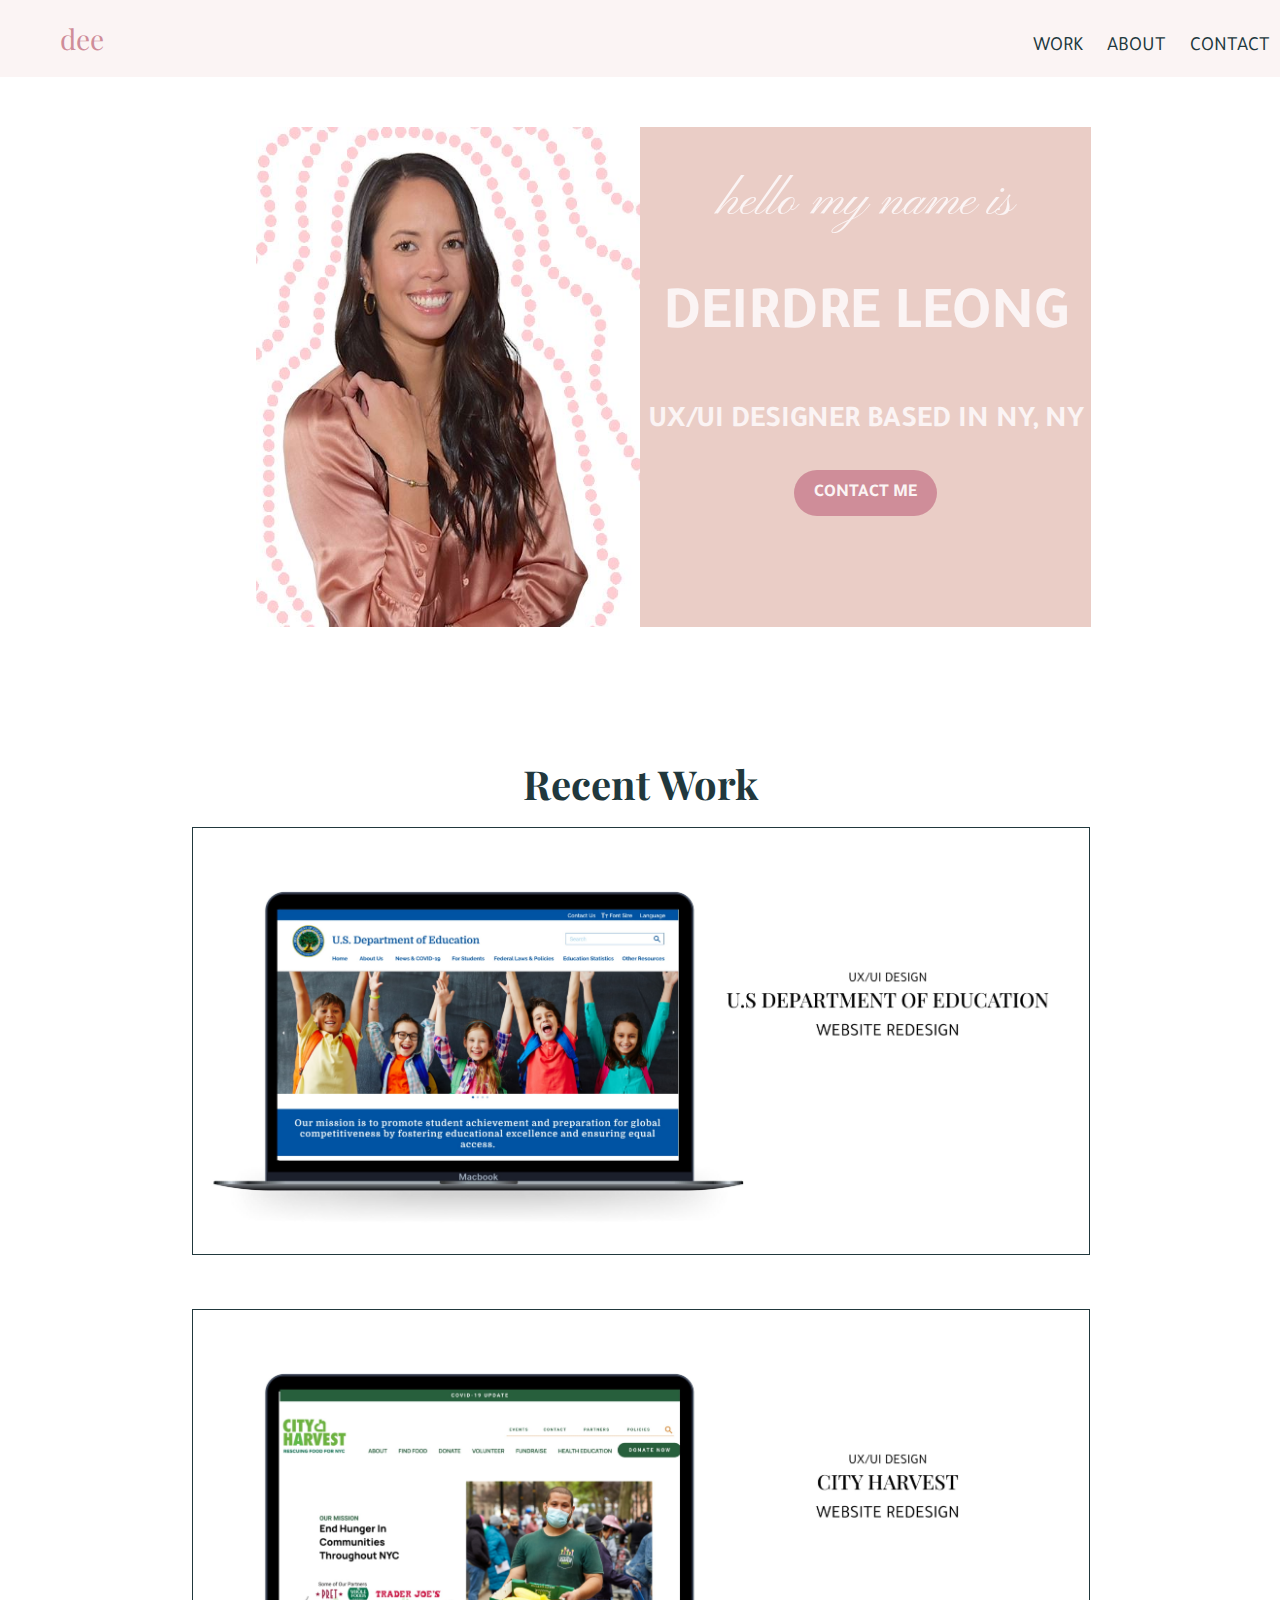
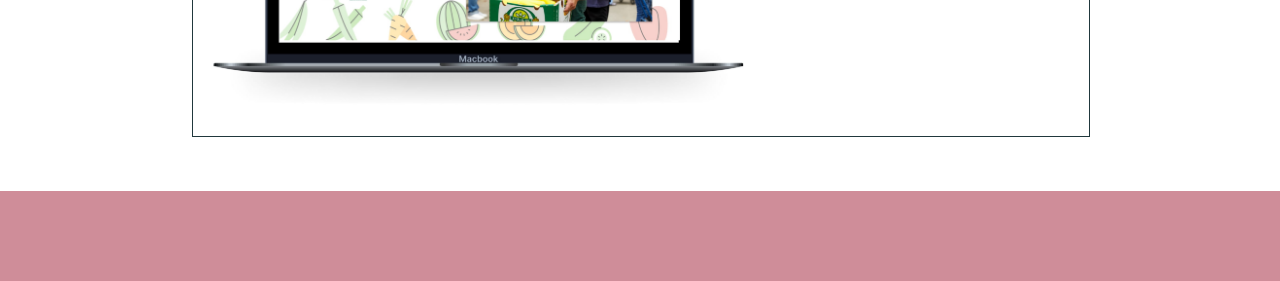
<file: index.html>
<!DOCTYPE html>

<html lang="en">

<link rel="stylesheet" href="https://fonts.googleapis.com/icon?family=Material+Icons">
  <!--font Tajawal-->
  <link rel="preconnect" href="https://fonts.googleapis.com">
<link rel="preconnect" href="https://fonts.gstatic.com" crossorigin>
<link href="https://fonts.googleapis.com/css2?family=Tajawal&display=swap" rel="stylesheet">

  <!--font Pinyon Script-->
  <link rel="preconnect" href="https://fonts.googleapis.com">
<link rel="preconnect" href="https://fonts.gstatic.com" crossorigin>
<link href="https://fonts.googleapis.com/css2?family=Pinyon+Script&display=swap" rel="stylesheet">

  <!--font Playfair Display-->
  <link rel="preconnect" href="https://fonts.googleapis.com">
<link rel="preconnect" href="https://fonts.gstatic.com" crossorigin>
<link href="https://fonts.googleapis.com/css2?family=Playfair+Display&display=swap" rel="stylesheet">

    <head>
        <title>Deirdre Leong</title>
        <link rel="stylesheet" href="style.css">
    </head>

    <body>

  <!--Navigation Bar-->
      <header class="topnav">
          <a  href="index.html" class="logo">Dee</a>
         <nav>
          <a href="mywork.html">Work</a>
          <a href="#">About</a>
          <a href="contact.html">Contact</a>
        </nav>
      </header>
     
    <section>
     <div class="containergrid">
       <div class="image"><img src="images\profile.jpg"> </div>
       <div class ="card">
          <h1>hello my name is</h1>
          <h2>DEIRDRE LEONG</h2>
          <h3>UX/UI Designer based in NY, NY</h3>
          <button> CONTACT ME</button>
       </div>
      </div>
    </section>

    <h4>Recent Work</h4>
    
    <div class="gallery"> 
           <a href="https://dleong19.github.io/UX_UI_HW_20/"><img src="images\DOE-1.jpg"></a>
           <a href="#"><img src="images\CITY HARVEST-1.jpg"></a>
     </div>

     <footer></footer>

    </body>

    <script src="js/index.js"></script>

  </html>
</file>
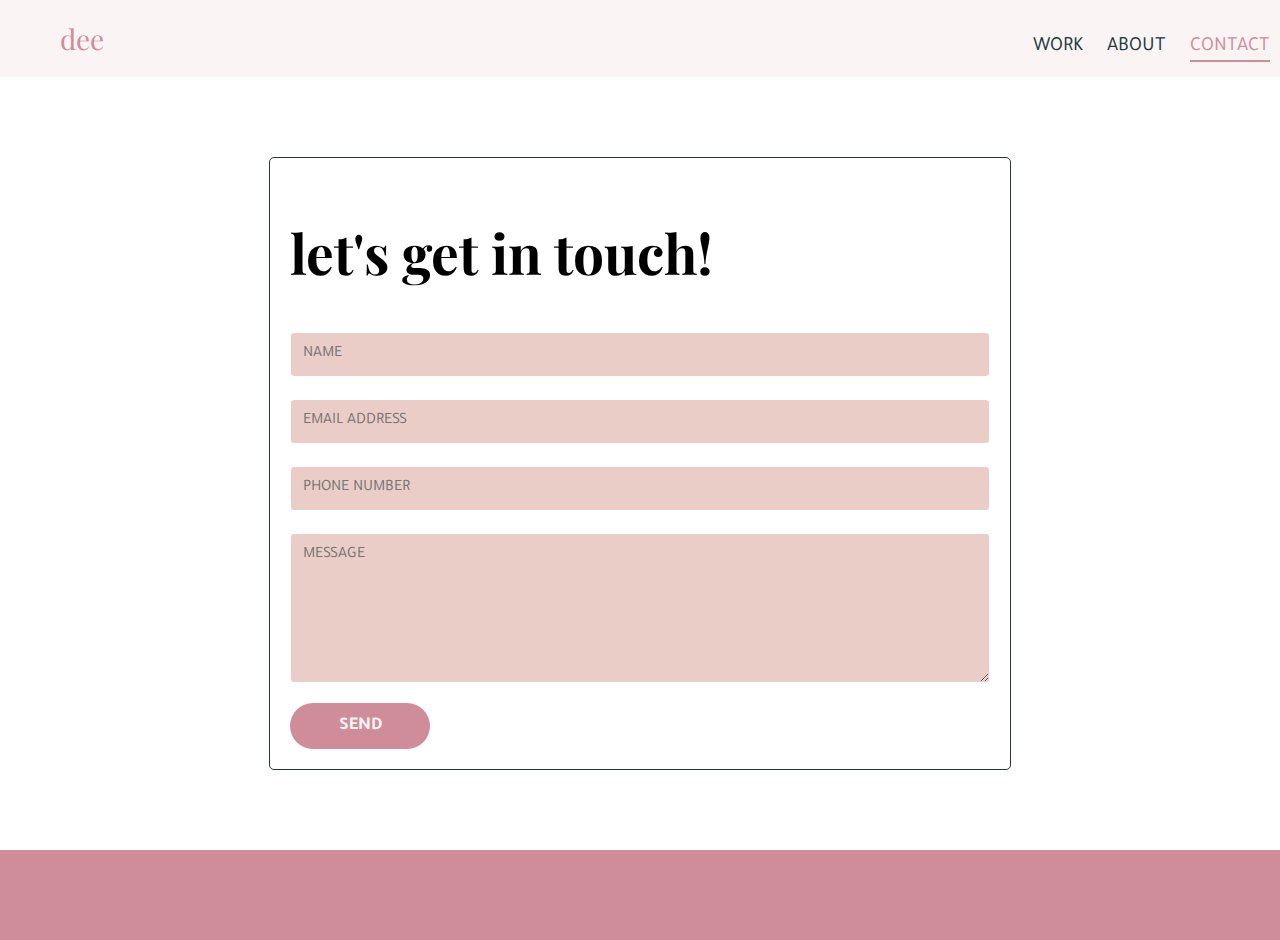
<file: contact.html>
<!DOCTYPE html>

<html lang="en">

<link rel="stylesheet" href="contact.css">

<link rel="stylesheet" href="https://fonts.googleapis.com/icon?family=Material+Icons">
  <!--font Tajawal-->
  <link rel="preconnect" href="https://fonts.googleapis.com">
<link rel="preconnect" href="https://fonts.gstatic.com" crossorigin>
<link href="https://fonts.googleapis.com/css2?family=Tajawal&display=swap" rel="stylesheet">

  <!--font Pinyon Script-->
  <link rel="preconnect" href="https://fonts.googleapis.com">
<link rel="preconnect" href="https://fonts.gstatic.com" crossorigin>
<link href="https://fonts.googleapis.com/css2?family=Pinyon+Script&display=swap" rel="stylesheet">

  <!--font Playfair Display-->
  <link rel="preconnect" href="https://fonts.googleapis.com">
<link rel="preconnect" href="https://fonts.gstatic.com" crossorigin>
<link href="https://fonts.googleapis.com/css2?family=Playfair+Display&display=swap" rel="stylesheet">


    <head>
        <title>Deirdre Leong</title>
        <link rel="stylesheet" href="contact.css">
    </head>

    <body>
      <header class="topnav">
        <a  href="index.html" class="logo">Dee</a>
       <nav>
        <a href="mywork.html">Work</a>
        <a href="#">About</a>
        <a href="contact.html" class="active">Contact</a>
      </nav>
    </header>

    <div class="container">
      <h1>let's get in touch!</h1>
      <form action="action_page.php">
        <input type="text" id="fname" name="firstname" placeholder="Name">
        <input type="text" id="lname" name="lastname" placeholder="Email Address">
        <input type="text" id="lname" name="lastname" placeholder="Phone Number">
        <textarea id="subject" name="subject" placeholder="Message" style="height:150px"></textarea>
        <input type="send" value="Send">
      </form>
    </div>

    <footer>
      <section class="footerSection"> </section>
    </footer>
    
    </body>
</file>
<file: style.css>
/*font-family: 'Tajawal', sans-serif;*/
/*font-family: 'Pinyon Script', cursive;*/
/*font-family: 'Playfair Display', serif;*/

body {
    margin: 0px;
    overflow-x: hidden;
}

.topnav {
   display: flex;
   align-items: baseline;
    justify-content: space-between;
    background-color: #FBF4F4;
}

.logo {
    float: left;
    text-align: center;
    text-transform: lowercase;
    font-family: 'Playfair Display', serif;  
    text-decoration: none;
    font-size: 28px;
    color: #CF8D99;
    padding: 20px 60px;
}

nav a {
    font-family: 'Tajawal', sans-serif;
    text-transform: uppercase;
    text-decoration: none;
    font-size: 20px;
    color: #21383D;
    margin: 10px;
}

nav a:hover {
    position: relative;
}

nav a:hover::after{
    position: absolute;
    content: "";
    bottom: -5px;
    left: 0;
    right: 0;
    margin: 0 auto;
    width: 100%;
    height: 2px;
    background: #CF8D99;
}

.containergrid {
    padding: 50px 20%;
    width: 100%;
    display: grid;
    grid-template-columns: 30% 60%;
    grid-template-rows: 500px;
}

.image img{
    max-width: 100%;
    height: 100%;
    flex-basis: 30%;
}

.card {
    text-align: center;
    background-color: #EACDC6;
    color: #FBF4F4;
    max-width: fit-content;
    padding: 10px 1%;
    margin: 0px;
}

h1 {
    font-family: 'Pinyon Script', cursive;
    font-weight: lighter;
    font-size: 50px;
    align-items: center;
}

h2 {
    font-size: 60px;
    font-weight: bold;
    font-family: 'Tajawal', sans-serif;
    padding: -10px;
}

h3{
    font-family: 'Tajawal', sans-serif;
    font-size: 30px;
    text-transform: uppercase;
}

h4{
    font-size: 40px;
    font-family: 'Playfair Display', serif;
    width: 100%;
    height: 10px;
    margin-top: 80px;
    margin-bottom: 60px;
    text-align: center;
    color: #21383D;
}

button{
    font-family: 'Tajawal', sans-serif;
    background-color: #CF8D99;
    text-align: center;
    text-transform: uppercase;
    color: #FBF4F4;
    font-weight: bold;
    font-size: 18px;
    padding: 12px 20px;
    border: none;
    border-radius: 60px;
    cursor:pointer
}

button:hover {
    background-color: #f8b1b4;
  }

.gallery {
    width: 100%;
    display: grid;
    justify-content: center;
    gap: 50px;
    grid-template-columns: 70%;
    grid-template-rows: auto;
}

.gallery img{
    width: 100%;
    height: auto;
    border: 1px solid #21383D;
}

.gallery img:hover {
  opacity: 0.3;
  filter: alpha(opacity=30);
}

footer {
    background:#CF8D99;
    height: 90px;
    width: 100%;
    display: flex;
    position: absolute;
    margin-top: 50px;
}
</file>
<file: contact.css>
/*font-family: 'Tajawal', sans-serif;*/
/*font-family: 'Pinyon Script', cursive;*/

/*font-family: 'Playfair Display', serif;*/

body {
  margin: 0px;
  overflow-x: hidden;
}

.topnav {
 display: flex;
 align-items: baseline;
  justify-content: space-between;
  background-color: #FBF4F4;
}

.logo {
  float: left;
  text-align: center;
  text-transform: lowercase;
  font-family: 'Playfair Display', serif;  
  text-decoration: none;
  font-size: 28px;
  color: #CF8D99;
  padding: 20px 60px;
}

nav a {
  font-family: 'Tajawal', sans-serif;
  text-transform: uppercase;
  text-decoration: none;
  font-size: 20px;
  color: #21383D;
  margin: 10px;
}

a.active{
  color: #CF8D99;
}

a.active, nav a:hover {
  position: relative;
}

a.active:after, nav a:hover::after{
  position: absolute;
  content: "";
  bottom: -5px;
  left: 0;
  right: 0;
  margin: 0 auto;
  width: 100%;
  height: 2px;
  background: #CF8D99;
}


input[type=text], select, textarea {
  color: #EACDC6;
  background-color: #EACDC6;
  font-family: 'Tajawal', sans-serif;
  text-transform: uppercase;
  font-size: 16px;
  width: 100%; 
  padding: 12px; 
  border: 1px solid #ffffff; 
  border-radius: 4px; 
  box-sizing: border-box; 
  margin-top: 6px; 
  margin-bottom: 16px; 
  resize: vertical;
}

input[type=send] {
  font-family: 'Tajawal', sans-serif;
  background-color: #CF8D99;
  text-align: center;
  text-transform: uppercase;
  color: #FBF4F4;
  font-weight: bold;
  font-size: 18px;
  padding: 12px 20px;
  border: none;
  border-radius: 60px;
  cursor:pointer
}

input[type=send]:hover {
  background-color: #f8b1b4;
}

input[type=send] {
  width: 100px;
}

.container {
  margin: auto;
  color: white;
  margin-top: 80px;
  margin-bottom: 80px;
  width: 700px;
  border-style: solid;
  border-width: 1px;
  border-color: #21383D;
  border-radius: 5px;
  background-color: #ffffff;
  padding: 20px;
}

h1{
  color: black;
  font-size: 55px;
  font-family: 'Playfair Display', serif;  
}

.footerSection {
    background:#CF8D99;
    height: 90px;
    width: 100%;
    min-height: 5%;
    display: flex;
    position: absolute;
}
</file>
